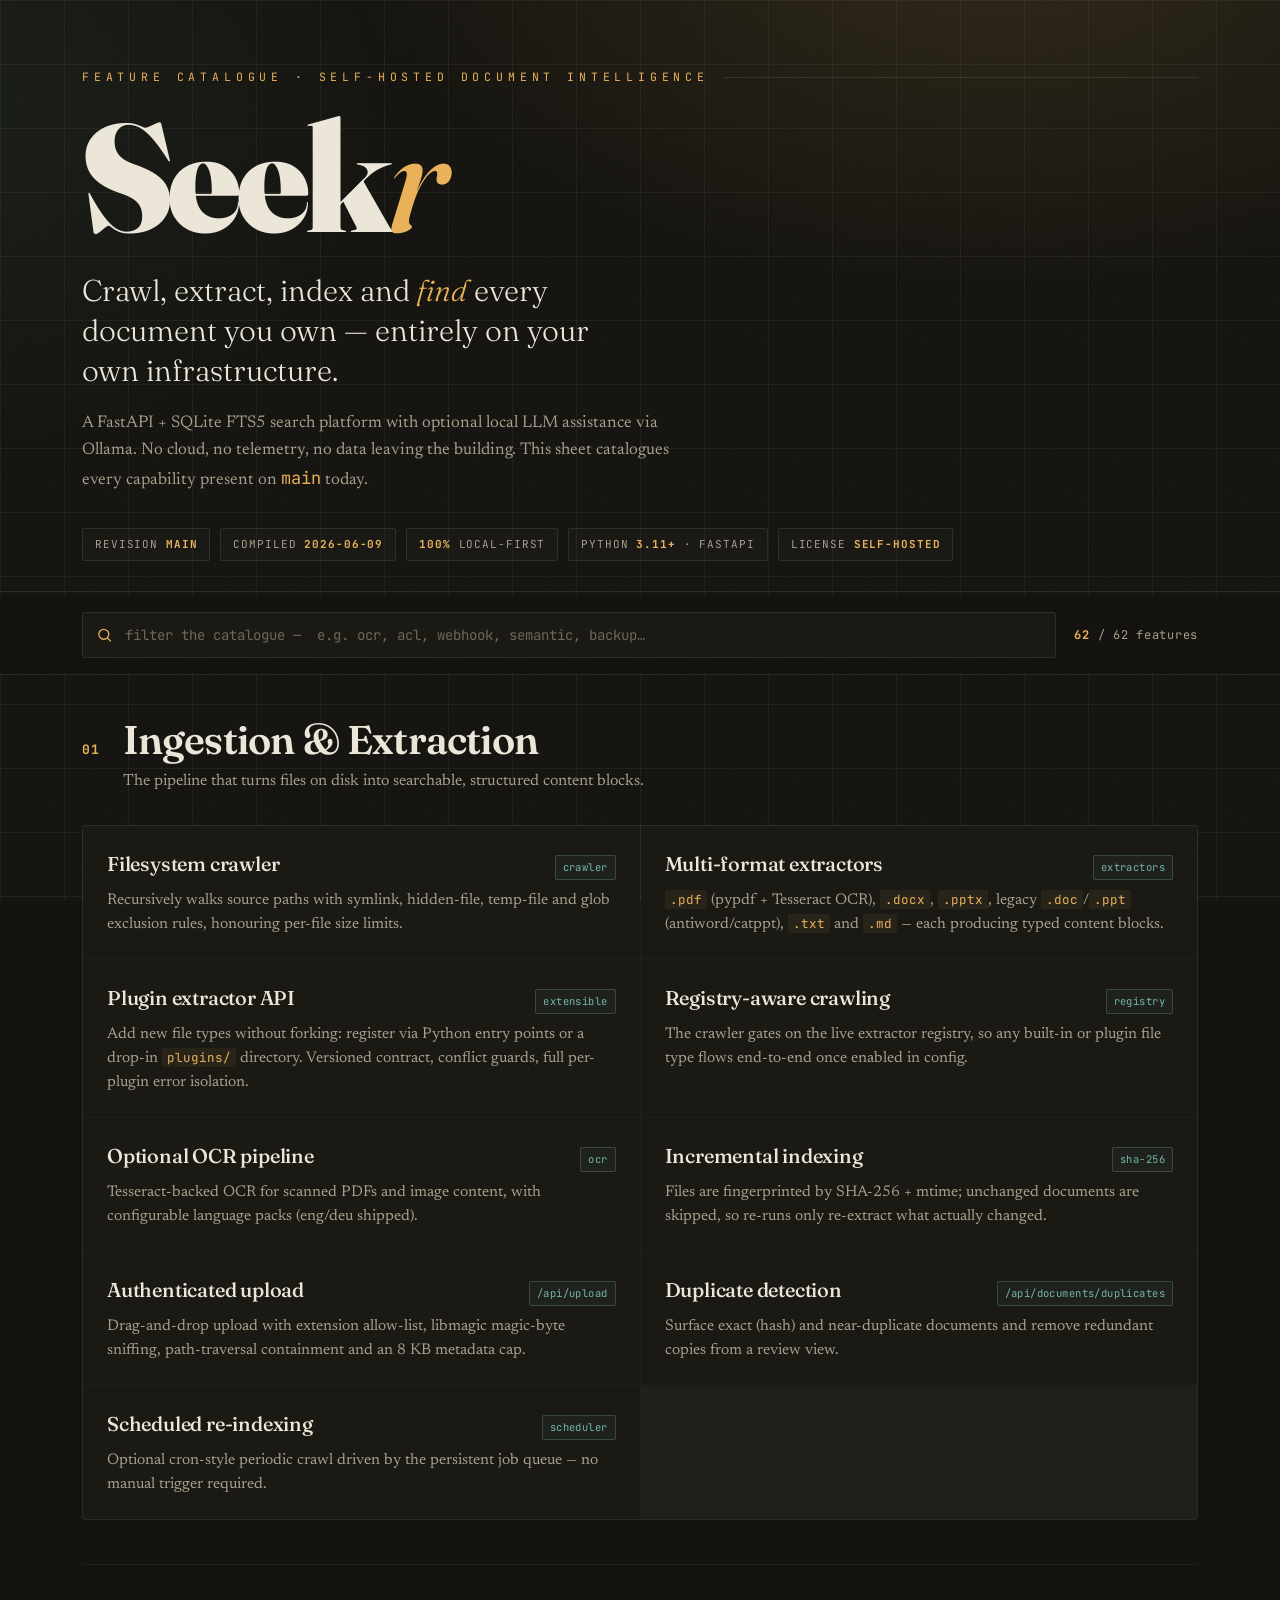
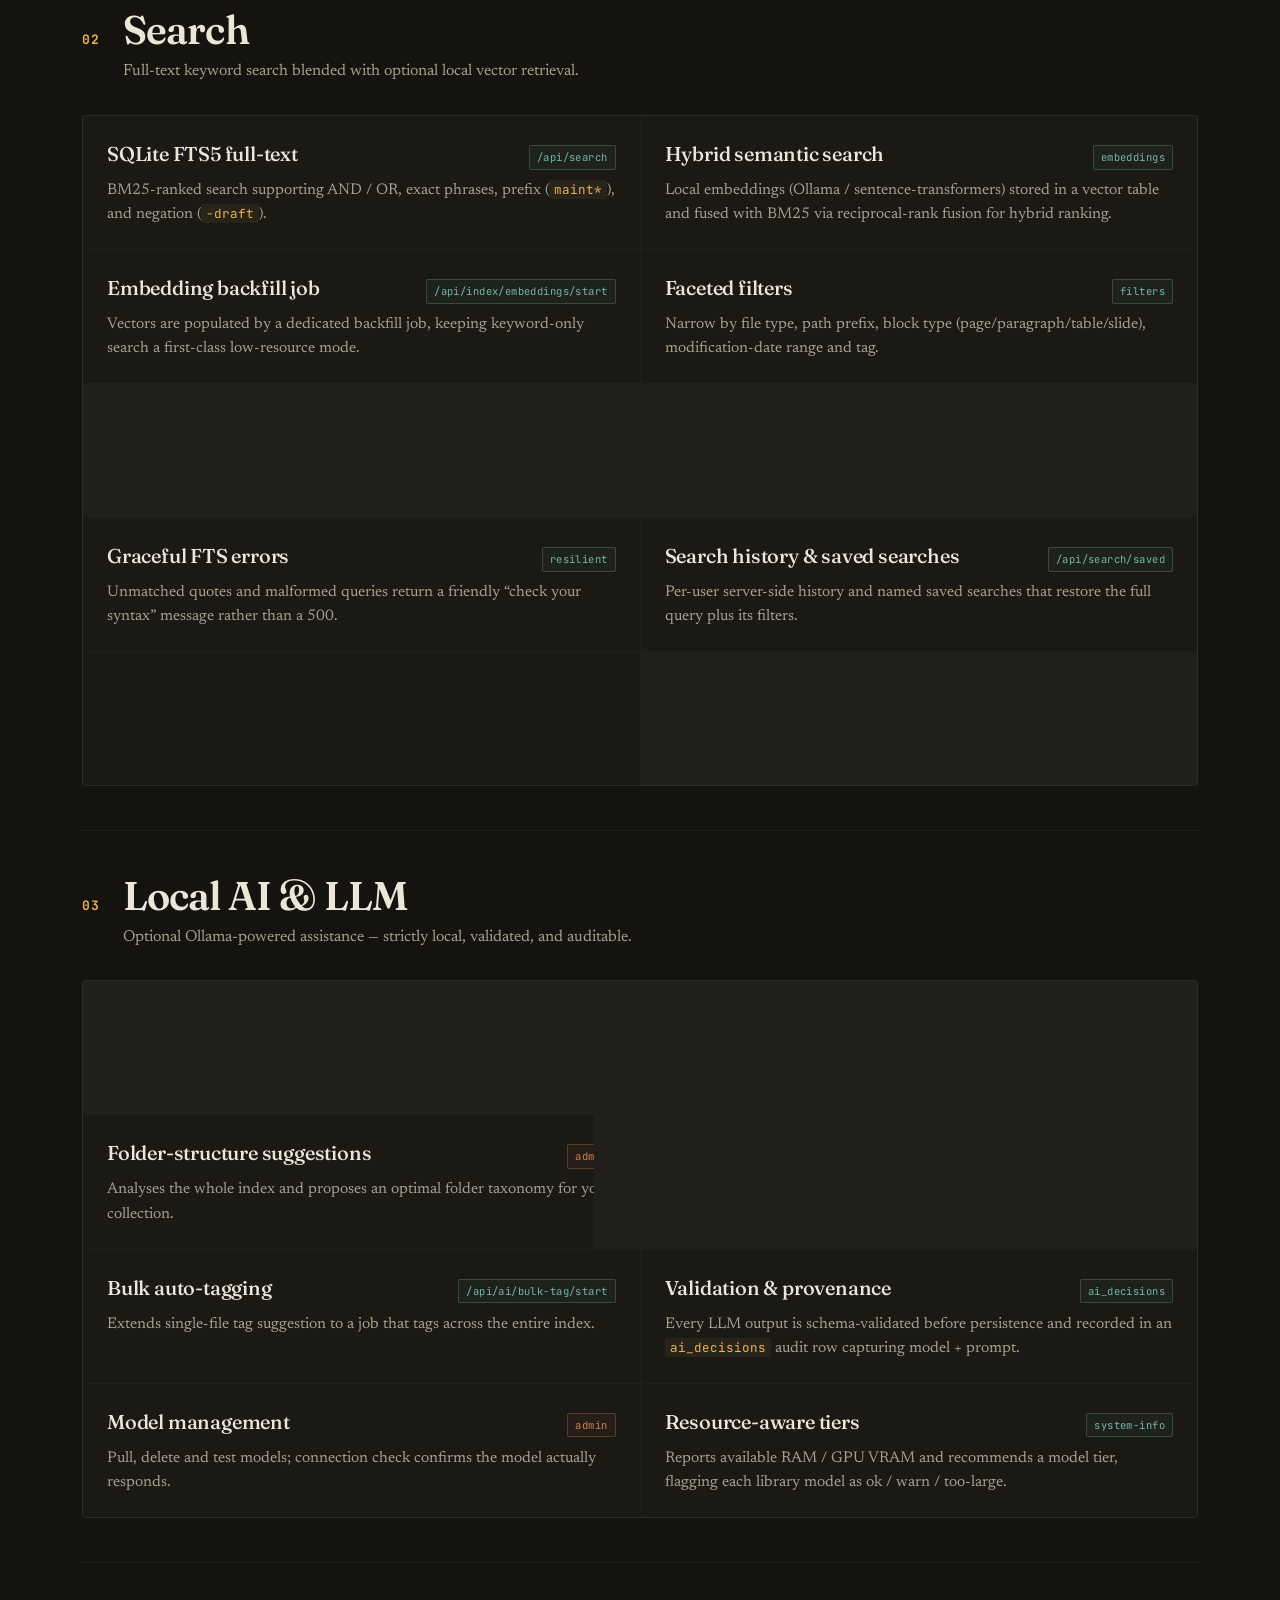
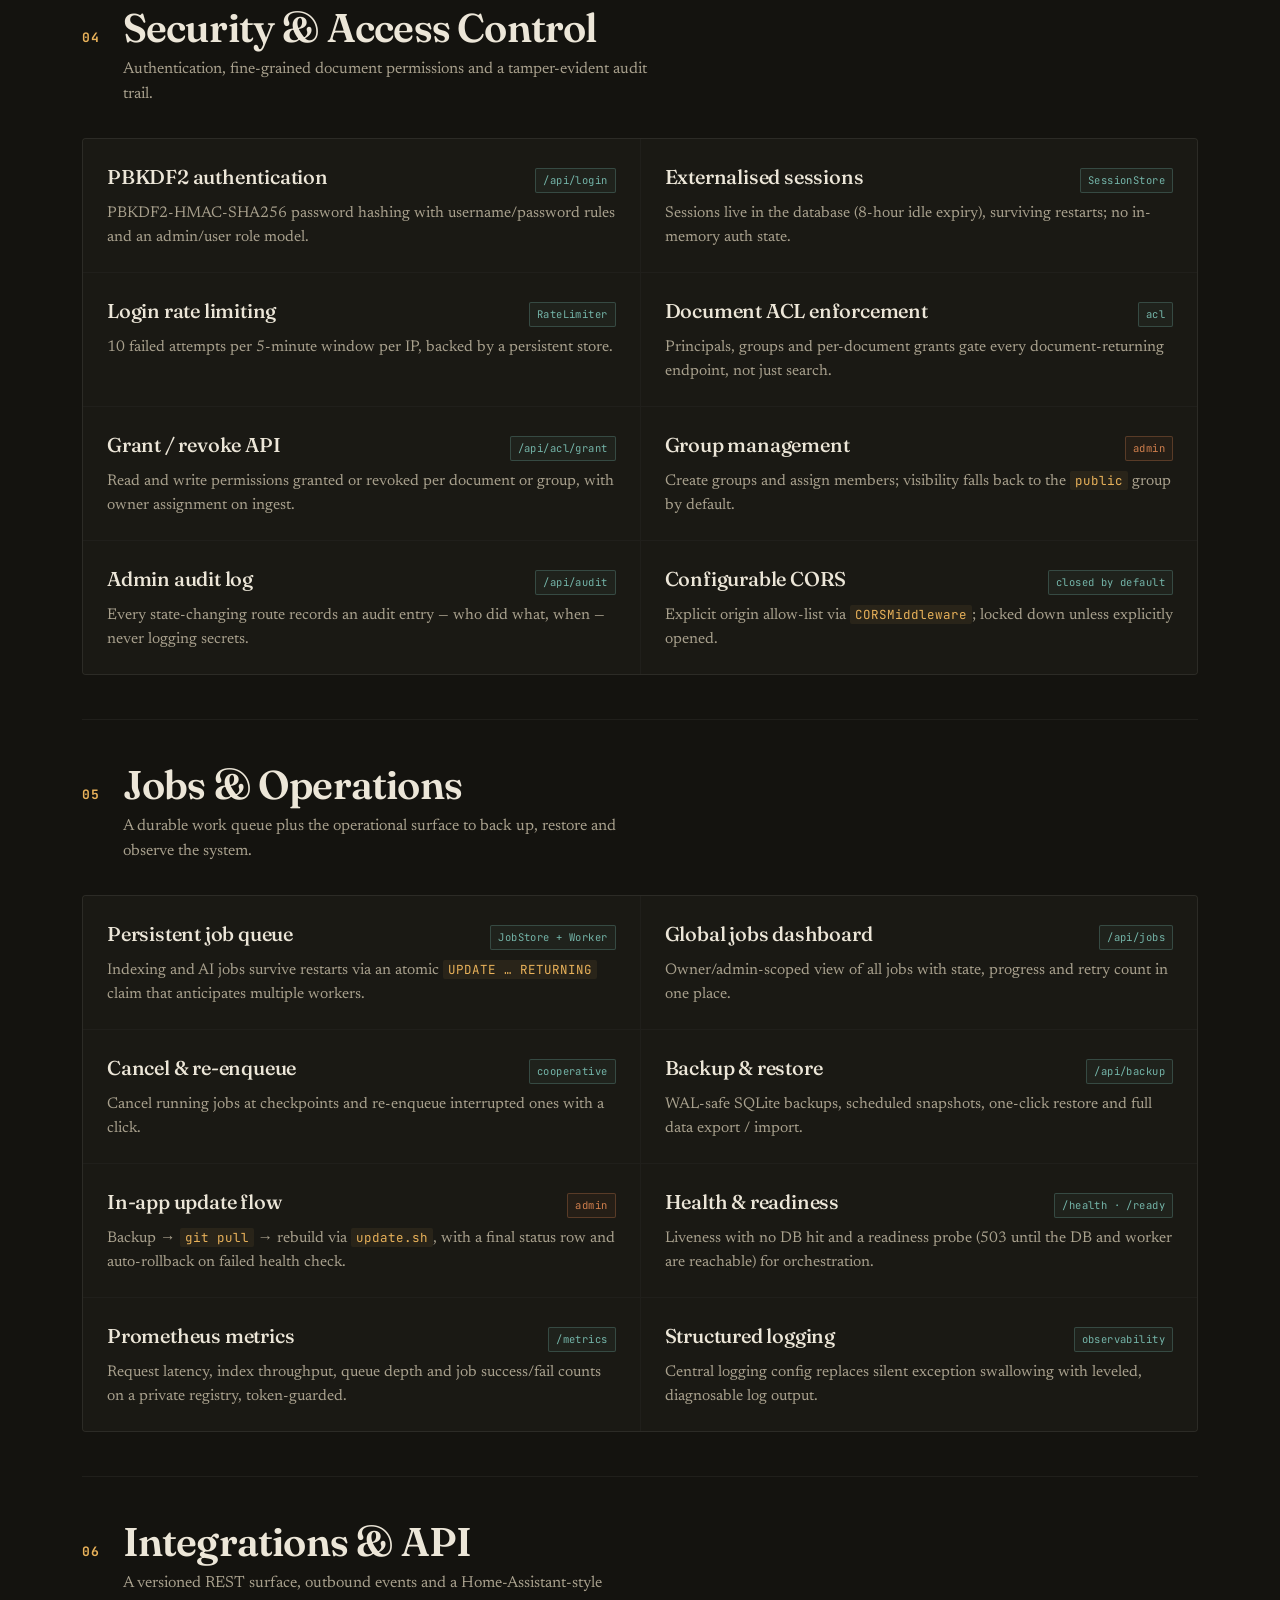
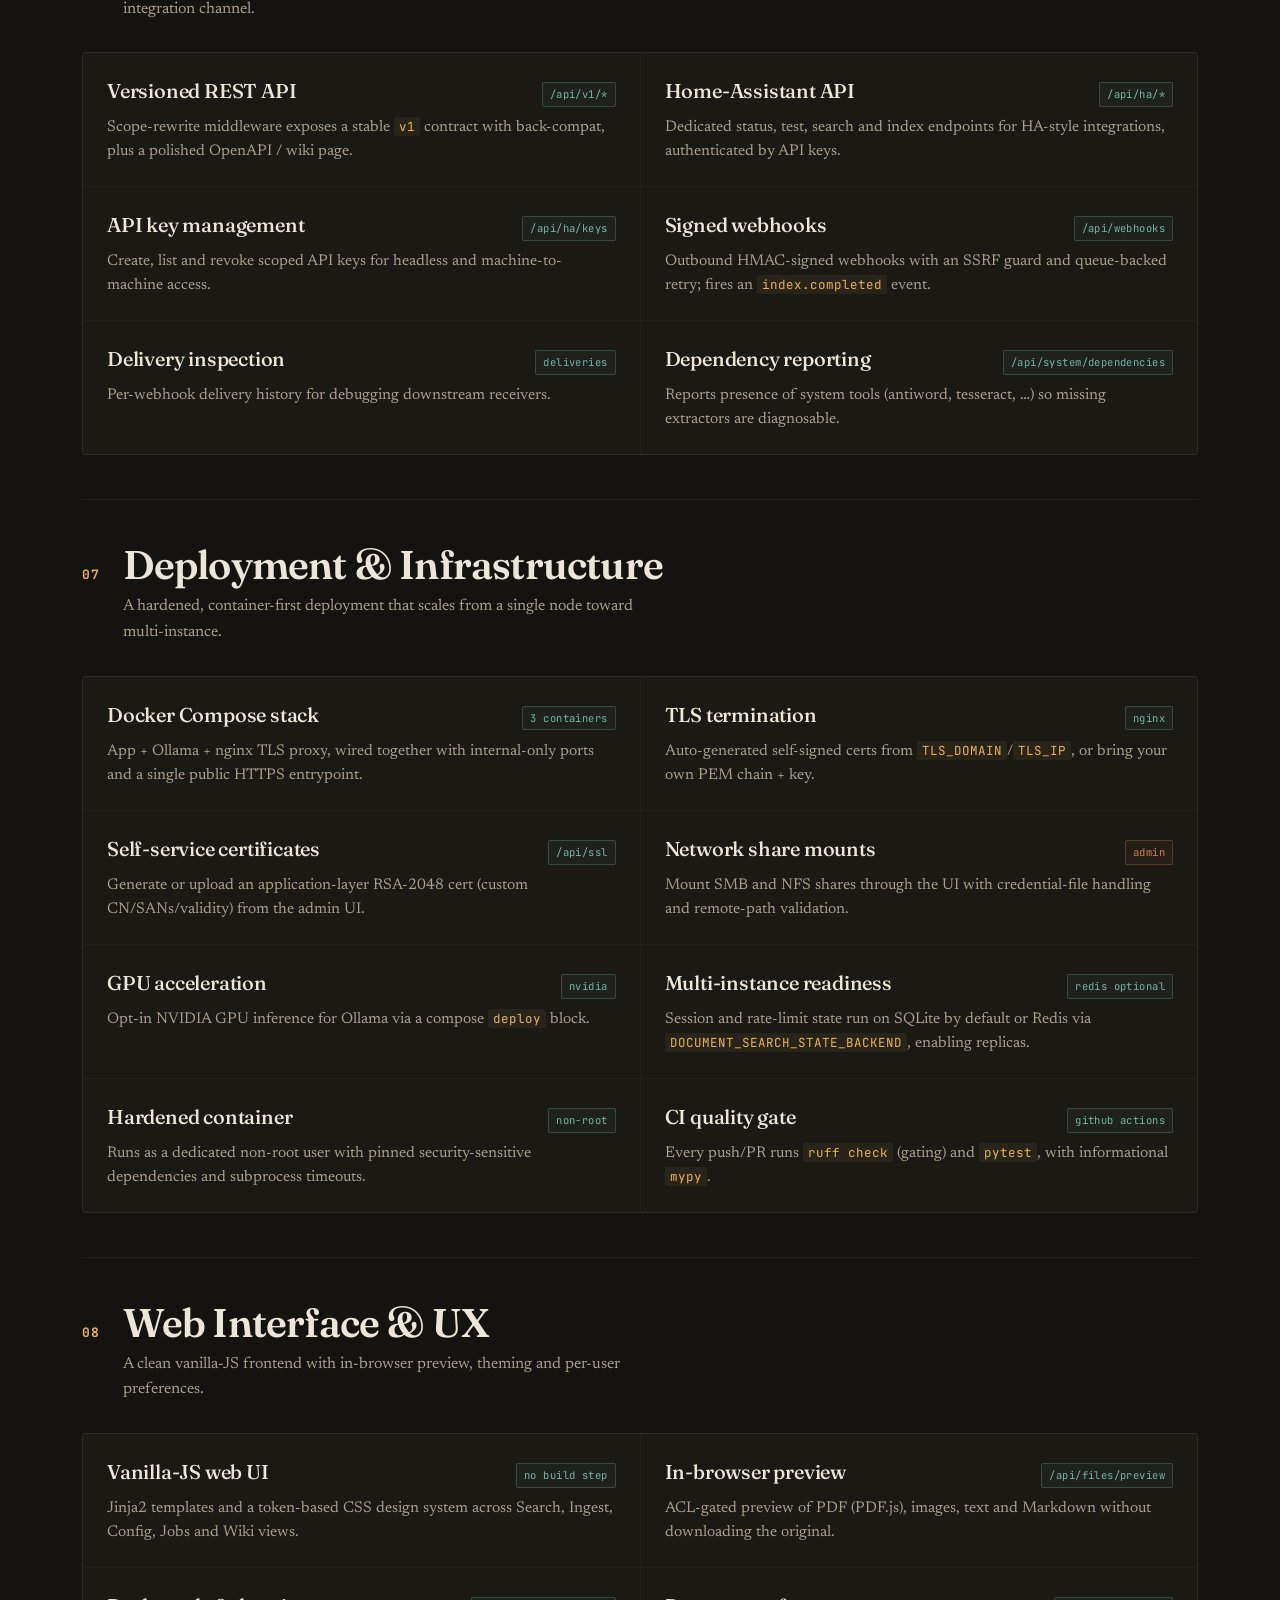
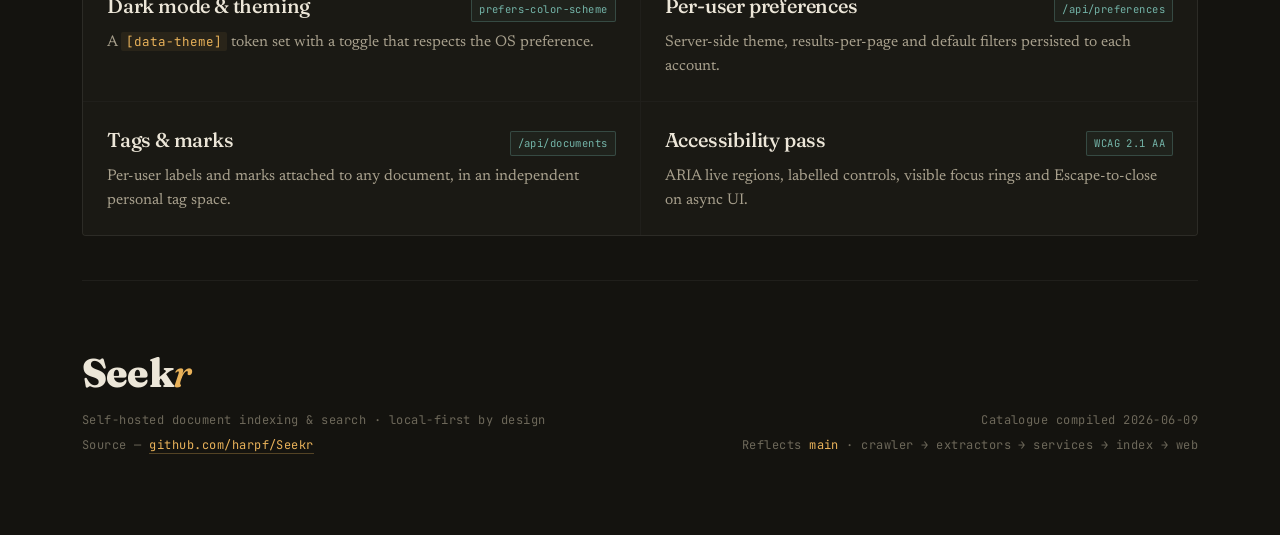
<file: docs/FEATURES.html>
<!DOCTYPE html>
<html lang="en">
<head>
<meta charset="UTF-8" />
<meta name="viewport" content="width=device-width, initial-scale=1.0" />
<title>Seekr — Feature Catalogue</title>
<meta name="description" content="A complete catalogue of features in Seekr, the self-hosted document indexing and search system." />
<link rel="preconnect" href="https://fonts.googleapis.com" />
<link rel="preconnect" href="https://fonts.gstatic.com" crossorigin />
<link href="https://fonts.googleapis.com/css2?family=Fraunces:opsz,wght@9..144,300;9..144,400;9..144,500;9..144,600;9..144,800;9..144,900&family=Newsreader:ital,opsz,wght@0,6..72,300;0,6..72,400;0,6..72,500;1,6..72,400&family=JetBrains+Mono:wght@400;500;700&display=swap" rel="stylesheet" />
<style>
  :root {
    --bg:        #14130f;
    --bg-2:      #1a1914;
    --bg-3:      #201e18;
    --ink:       #ece6d8;
    --ink-dim:   #a8a08d;
    --ink-faint: #6d685a;
    --line:      rgba(236, 230, 216, 0.10);
    --line-soft: rgba(236, 230, 216, 0.06);
    --amber:     #e9b25a;
    --amber-deep:#c8903a;
    --teal:      #74b5a9;
    --rust:      #d07f4d;
    --maxw:      1180px;
    --serif:     'Newsreader', Georgia, serif;
    --display:   'Fraunces', Georgia, serif;
    --mono:      'JetBrains Mono', ui-monospace, monospace;
  }

  * { box-sizing: border-box; }

  html { scroll-behavior: smooth; }

  body {
    margin: 0;
    background: var(--bg);
    color: var(--ink);
    font-family: var(--serif);
    font-size: 18px;
    line-height: 1.6;
    -webkit-font-smoothing: antialiased;
    overflow-x: hidden;
  }

  /* Atmosphere: amber glow, faint catalogue grid, grain overlay */
  body::before {
    content: "";
    position: fixed;
    inset: 0;
    z-index: -2;
    background:
      radial-gradient(1100px 620px at 78% -8%, rgba(233, 178, 90, 0.13), transparent 60%),
      radial-gradient(900px 700px at -5% 12%, rgba(116, 181, 169, 0.06), transparent 55%),
      linear-gradient(var(--line-soft) 1px, transparent 1px),
      linear-gradient(90deg, var(--line-soft) 1px, transparent 1px);
    background-size: 100% 100%, 100% 100%, 64px 64px, 64px 64px;
  }
  body::after {
    content: "";
    position: fixed;
    inset: 0;
    z-index: -1;
    pointer-events: none;
    opacity: 0.035;
    background-image: url("data:image/svg+xml,%3Csvg xmlns='http://www.w3.org/2000/svg' width='160' height='160'%3E%3Cfilter id='n'%3E%3CfeTurbulence type='fractalNoise' baseFrequency='0.85' numOctaves='3' stitchTiles='stitch'/%3E%3C/filter%3E%3Crect width='100%25' height='100%25' filter='url(%23n)'/%3E%3C/svg%3E");
  }

  .wrap { max-width: var(--maxw); margin: 0 auto; padding: 0 32px; }

  /* ---------- Masthead ---------- */
  header.masthead {
    padding: 68px 0 30px;
    border-bottom: 1px solid var(--line);
    position: relative;
  }
  .kicker {
    font-family: var(--mono);
    font-size: 11.5px;
    letter-spacing: 0.42em;
    text-transform: uppercase;
    color: var(--amber);
    display: flex;
    align-items: center;
    gap: 14px;
    margin-bottom: 26px;
  }
  .kicker::after {
    content: "";
    flex: 1;
    height: 1px;
    background: var(--line);
  }
  .wordmark {
    display: flex;
    align-items: baseline;
    gap: 22px;
    flex-wrap: wrap;
  }
  .wordmark h1 {
    font-family: var(--display);
    font-optical-sizing: auto;
    font-weight: 900;
    font-size: clamp(64px, 12vw, 168px);
    line-height: 0.84;
    letter-spacing: -0.03em;
    margin: 0;
    color: var(--ink);
  }
  .wordmark h1 .lens {
    color: var(--amber);
    font-style: italic;
    font-weight: 500;
  }
  .lede {
    font-family: var(--display);
    font-weight: 300;
    font-size: clamp(20px, 2.6vw, 30px);
    line-height: 1.32;
    color: var(--ink);
    max-width: 30ch;
    margin: 30px 0 0;
  }
  .lede em { color: var(--amber); font-style: italic; }
  .blurb {
    color: var(--ink-dim);
    max-width: 62ch;
    margin: 20px 0 0;
    font-size: 17px;
  }

  .stamp {
    margin-top: 34px;
    display: flex;
    flex-wrap: wrap;
    gap: 10px;
    align-items: center;
  }
  .chip {
    font-family: var(--mono);
    font-size: 11px;
    letter-spacing: 0.08em;
    text-transform: uppercase;
    color: var(--ink-dim);
    border: 1px solid var(--line);
    border-radius: 2px;
    padding: 7px 12px;
    background: rgba(236, 230, 216, 0.02);
  }
  .chip b { color: var(--amber); font-weight: 700; }

  /* ---------- Filter bar ---------- */
  .controls {
    position: sticky;
    top: 0;
    z-index: 10;
    background: rgba(20, 19, 15, 0.82);
    backdrop-filter: blur(10px);
    border-bottom: 1px solid var(--line);
    margin-top: 4px;
  }
  .controls .wrap {
    display: flex;
    align-items: center;
    gap: 18px;
    padding-top: 16px;
    padding-bottom: 16px;
    flex-wrap: wrap;
  }
  .search {
    position: relative;
    flex: 1;
    min-width: 240px;
  }
  .search svg {
    position: absolute;
    left: 14px;
    top: 50%;
    transform: translateY(-50%);
    width: 17px;
    height: 17px;
    stroke: var(--amber);
    fill: none;
    stroke-width: 1.8;
  }
  #q {
    width: 100%;
    background: var(--bg-2);
    border: 1px solid var(--line);
    border-radius: 3px;
    color: var(--ink);
    font-family: var(--mono);
    font-size: 14px;
    padding: 13px 14px 13px 42px;
    outline: none;
    transition: border-color 0.2s, box-shadow 0.2s;
  }
  #q::placeholder { color: var(--ink-faint); }
  #q:focus {
    border-color: var(--amber-deep);
    box-shadow: 0 0 0 3px rgba(233, 178, 90, 0.12);
  }
  .count {
    font-family: var(--mono);
    font-size: 12px;
    color: var(--ink-dim);
    letter-spacing: 0.06em;
    white-space: nowrap;
  }
  .count b { color: var(--amber); }

  /* ---------- Sections ---------- */
  main { padding: 30px 0 0; }
  .section { padding: 44px 0; border-bottom: 1px solid var(--line-soft); }
  .section.hidden { display: none; }
  .sec-head {
    display: grid;
    grid-template-columns: auto 1fr;
    gap: 22px;
    align-items: baseline;
    margin-bottom: 30px;
  }
  .sec-num {
    font-family: var(--mono);
    font-size: 13px;
    font-weight: 700;
    color: var(--amber);
    letter-spacing: 0.1em;
    padding-top: 8px;
  }
  .sec-title {
    font-family: var(--display);
    font-weight: 600;
    font-size: clamp(26px, 4vw, 40px);
    letter-spacing: -0.02em;
    line-height: 1.05;
    margin: 0;
  }
  .sec-desc {
    color: var(--ink-dim);
    font-size: 16px;
    margin: 8px 0 0;
    max-width: 60ch;
  }

  .feats {
    display: grid;
    grid-template-columns: repeat(2, 1fr);
    gap: 1px;
    background: var(--line-soft);
    border: 1px solid var(--line-soft);
    border-radius: 4px;
    overflow: hidden;
  }
  .feat {
    background: var(--bg-2);
    padding: 22px 24px;
    display: flex;
    flex-direction: column;
    gap: 9px;
    transition: background 0.2s, transform 0.2s;
    position: relative;
  }
  .feat:hover { background: var(--bg-3); }
  .feat.hidden { display: none; }
  .feat-top {
    display: flex;
    align-items: baseline;
    justify-content: space-between;
    gap: 14px;
  }
  .feat h3 {
    font-family: var(--display);
    font-weight: 500;
    font-size: 20px;
    letter-spacing: -0.01em;
    margin: 0;
    color: var(--ink);
  }
  .feat p {
    margin: 0;
    color: var(--ink-dim);
    font-size: 15.5px;
    line-height: 1.55;
  }
  .tag {
    font-family: var(--mono);
    font-size: 10.5px;
    letter-spacing: 0.04em;
    color: var(--teal);
    border: 1px solid rgba(116, 181, 169, 0.28);
    background: rgba(116, 181, 169, 0.06);
    padding: 3px 7px;
    border-radius: 2px;
    white-space: nowrap;
    flex-shrink: 0;
  }
  .tag.adm { color: var(--rust); border-color: rgba(208, 127, 77, 0.30); background: rgba(208, 127, 77, 0.06); }
  .feat code {
    font-family: var(--mono);
    font-size: 12.5px;
    color: var(--amber);
    background: rgba(233, 178, 90, 0.07);
    padding: 1px 5px;
    border-radius: 2px;
  }

  .noresult {
    display: none;
    text-align: center;
    padding: 80px 0;
    color: var(--ink-faint);
    font-family: var(--display);
    font-style: italic;
    font-size: 24px;
  }
  .noresult.show { display: block; }

  /* ---------- Footer ---------- */
  footer {
    padding: 60px 0 80px;
    color: var(--ink-faint);
  }
  .foot-grid {
    display: flex;
    justify-content: space-between;
    align-items: flex-end;
    flex-wrap: wrap;
    gap: 24px;
  }
  footer .mk {
    font-family: var(--display);
    font-weight: 800;
    font-size: 40px;
    color: var(--ink);
    letter-spacing: -0.02em;
  }
  footer .mk span { color: var(--amber); font-style: italic; font-weight: 500; }
  footer p { font-family: var(--mono); font-size: 12px; letter-spacing: 0.04em; margin: 6px 0 0; }
  footer a { color: var(--amber); text-decoration: none; border-bottom: 1px solid rgba(233,178,90,0.3); }

  /* ---------- Reveal animation ---------- */
  @keyframes rise {
    from { opacity: 0; transform: translateY(16px); }
    to   { opacity: 1; transform: translateY(0); }
  }
  .reveal { opacity: 0; animation: rise 0.7s cubic-bezier(0.22, 1, 0.36, 1) forwards; }

  @media (max-width: 760px) {
    .wrap { padding: 0 20px; }
    .feats { grid-template-columns: 1fr; }
    .sec-head { grid-template-columns: 1fr; gap: 6px; }
    body { font-size: 17px; }
  }
  @media (prefers-reduced-motion: reduce) {
    .reveal { animation: none; opacity: 1; }
    html { scroll-behavior: auto; }
  }
</style>
</head>
<body>

<header class="masthead">
  <div class="wrap">
    <div class="kicker reveal" style="animation-delay:.05s">Feature Catalogue · Self-hosted Document Intelligence</div>
    <div class="wordmark reveal" style="animation-delay:.12s">
      <h1>Seek<span class="lens">r</span></h1>
    </div>
    <p class="lede reveal" style="animation-delay:.2s">Crawl, extract, index and <em>find</em> every document you own — entirely on your own infrastructure.</p>
    <p class="blurb reveal" style="animation-delay:.28s">A FastAPI + SQLite&nbsp;FTS5 search platform with optional local LLM assistance via Ollama. No cloud, no telemetry, no data leaving the building. This sheet catalogues every capability present on <code style="font-family:var(--mono);color:var(--amber)">main</code> today.</p>
    <div class="stamp reveal" style="animation-delay:.36s">
      <span class="chip">Revision <b>main</b></span>
      <span class="chip">Compiled <b>2026-06-09</b></span>
      <span class="chip"><b>100%</b> Local-first</span>
      <span class="chip">Python <b>3.11+</b> · FastAPI</span>
      <span class="chip">License <b>Self-hosted</b></span>
    </div>
  </div>
</header>

<div class="controls">
  <div class="wrap">
    <div class="search">
      <svg viewBox="0 0 24 24"><circle cx="11" cy="11" r="7"/><line x1="16.5" y1="16.5" x2="21" y2="21"/></svg>
      <input id="q" type="search" placeholder="filter the catalogue —  e.g. ocr, acl, webhook, semantic, backup…" autocomplete="off" spellcheck="false" />
    </div>
    <div class="count"><b id="shown">0</b> / <span id="total">0</span> features</div>
  </div>
</div>

<main class="wrap">

  <!-- 01 -->
  <section class="section" data-sec>
    <div class="sec-head">
      <div class="sec-num">01</div>
      <div>
        <h2 class="sec-title">Ingestion &amp; Extraction</h2>
        <p class="sec-desc">The pipeline that turns files on disk into searchable, structured content blocks.</p>
      </div>
    </div>
    <div class="feats">
      <article class="feat"><div class="feat-top"><h3>Filesystem crawler</h3><span class="tag">crawler</span></div><p>Recursively walks source paths with symlink, hidden-file, temp-file and glob exclusion rules, honouring per-file size limits.</p></article>
      <article class="feat"><div class="feat-top"><h3>Multi-format extractors</h3><span class="tag">extractors</span></div><p><code>.pdf</code> (pypdf + Tesseract OCR), <code>.docx</code>, <code>.pptx</code>, legacy <code>.doc</code>/<code>.ppt</code> (antiword/catppt), <code>.txt</code> and <code>.md</code> — each producing typed content blocks.</p></article>
      <article class="feat"><div class="feat-top"><h3>Plugin extractor API</h3><span class="tag">extensible</span></div><p>Add new file types without forking: register via Python entry points or a drop-in <code>plugins/</code> directory. Versioned contract, conflict guards, full per-plugin error isolation.</p></article>
      <article class="feat"><div class="feat-top"><h3>Registry-aware crawling</h3><span class="tag">registry</span></div><p>The crawler gates on the live extractor registry, so any built-in or plugin file type flows end-to-end once enabled in config.</p></article>
      <article class="feat"><div class="feat-top"><h3>Optional OCR pipeline</h3><span class="tag">ocr</span></div><p>Tesseract-backed OCR for scanned PDFs and image content, with configurable language packs (eng/deu shipped).</p></article>
      <article class="feat"><div class="feat-top"><h3>Incremental indexing</h3><span class="tag">sha-256</span></div><p>Files are fingerprinted by SHA-256 + mtime; unchanged documents are skipped, so re-runs only re-extract what actually changed.</p></article>
      <article class="feat"><div class="feat-top"><h3>Authenticated upload</h3><span class="tag">/api/upload</span></div><p>Drag-and-drop upload with extension allow-list, libmagic magic-byte sniffing, path-traversal containment and an 8&nbsp;KB metadata cap.</p></article>
      <article class="feat"><div class="feat-top"><h3>Duplicate detection</h3><span class="tag">/api/documents/duplicates</span></div><p>Surface exact (hash) and near-duplicate documents and remove redundant copies from a review view.</p></article>
      <article class="feat"><div class="feat-top"><h3>Scheduled re-indexing</h3><span class="tag">scheduler</span></div><p>Optional cron-style periodic crawl driven by the persistent job queue — no manual trigger required.</p></article>
    </div>
  </section>

  <!-- 02 -->
  <section class="section" data-sec>
    <div class="sec-head">
      <div class="sec-num">02</div>
      <div>
        <h2 class="sec-title">Search</h2>
        <p class="sec-desc">Full-text keyword search blended with optional local vector retrieval.</p>
      </div>
    </div>
    <div class="feats">
      <article class="feat"><div class="feat-top"><h3>SQLite FTS5 full-text</h3><span class="tag">/api/search</span></div><p>BM25-ranked search supporting AND / OR, exact phrases, prefix (<code>maint*</code>), and negation (<code>-draft</code>).</p></article>
      <article class="feat"><div class="feat-top"><h3>Hybrid semantic search</h3><span class="tag">embeddings</span></div><p>Local embeddings (Ollama / sentence-transformers) stored in a vector table and fused with BM25 via reciprocal-rank fusion for hybrid ranking.</p></article>
      <article class="feat"><div class="feat-top"><h3>Embedding backfill job</h3><span class="tag">/api/index/embeddings/start</span></div><p>Vectors are populated by a dedicated backfill job, keeping keyword-only search a first-class low-resource mode.</p></article>
      <article class="feat"><div class="feat-top"><h3>Faceted filters</h3><span class="tag">filters</span></div><p>Narrow by file type, path prefix, block type (page/paragraph/table/slide), modification-date range and tag.</p></article>
      <article class="feat"><div class="feat-top"><h3>Snippet highlighting</h3><span class="tag">highlight</span></div><p>Matched terms are highlighted in context-aware snippets with source and metadata shown per result.</p></article>
      <article class="feat"><div class="feat-top"><h3>Result pagination</h3><span class="tag">limit/offset</span></div><p>Offset paging with a “load more” flow instead of a hard result cap.</p></article>
      <article class="feat"><div class="feat-top"><h3>Graceful FTS errors</h3><span class="tag">resilient</span></div><p>Unmatched quotes and malformed queries return a friendly “check your syntax” message rather than a 500.</p></article>
      <article class="feat"><div class="feat-top"><h3>Search history &amp; saved searches</h3><span class="tag">/api/search/saved</span></div><p>Per-user server-side history and named saved searches that restore the full query plus its filters.</p></article>
      <article class="feat"><div class="feat-top"><h3>Browsable tag cloud</h3><span class="tag">tags</span></div><p>A clickable tag cloud above results filters the index instantly by any label you have applied.</p></article>
    </div>
  </section>

  <!-- 03 -->
  <section class="section" data-sec>
    <div class="sec-head">
      <div class="sec-num">03</div>
      <div>
        <h2 class="sec-title">Local AI &amp; LLM</h2>
        <p class="sec-desc">Optional Ollama-powered assistance — strictly local, validated, and auditable.</p>
      </div>
    </div>
    <div class="feats">
      <article class="feat"><div class="feat-top"><h3>AI filing suggestions</h3><span class="tag">all users</span></div><p>After upload, the model proposes a destination folder, tags and reasoning; apply to move &amp; re-index, or dismiss.</p></article>
      <article class="feat"><div class="feat-top"><h3>RAG summarisation</h3><span class="tag">/api/ai/summarize</span></div><p>Summarise the top results with citations back to source blocks — synchronous and ACL-inheriting.</p></article>
      <article class="feat"><div class="feat-top"><h3>Folder-structure suggestions</h3><span class="tag adm">admin</span></div><p>Analyses the whole index and proposes an optimal folder taxonomy for your collection.</p></article>
      <article class="feat"><div class="feat-top"><h3>AI reorganizer</h3><span class="tag adm">admin</span></div><p>Batch-analyses documents and proposes bulk moves, run as a tracked background job.</p></article>
      <article class="feat"><div class="feat-top"><h3>Bulk auto-tagging</h3><span class="tag">/api/ai/bulk-tag/start</span></div><p>Extends single-file tag suggestion to a job that tags across the entire index.</p></article>
      <article class="feat"><div class="feat-top"><h3>Validation &amp; provenance</h3><span class="tag">ai_decisions</span></div><p>Every LLM output is schema-validated before persistence and recorded in an <code>ai_decisions</code> audit row capturing model + prompt.</p></article>
      <article class="feat"><div class="feat-top"><h3>Model management</h3><span class="tag adm">admin</span></div><p>Pull, delete and test models; connection check confirms the model actually responds.</p></article>
      <article class="feat"><div class="feat-top"><h3>Resource-aware tiers</h3><span class="tag">system-info</span></div><p>Reports available RAM / GPU VRAM and recommends a model tier, flagging each library model as ok / warn / too-large.</p></article>
    </div>
  </section>

  <!-- 04 -->
  <section class="section" data-sec>
    <div class="sec-head">
      <div class="sec-num">04</div>
      <div>
        <h2 class="sec-title">Security &amp; Access Control</h2>
        <p class="sec-desc">Authentication, fine-grained document permissions and a tamper-evident audit trail.</p>
      </div>
    </div>
    <div class="feats">
      <article class="feat"><div class="feat-top"><h3>PBKDF2 authentication</h3><span class="tag">/api/login</span></div><p>PBKDF2-HMAC-SHA256 password hashing with username/password rules and an admin/user role model.</p></article>
      <article class="feat"><div class="feat-top"><h3>Externalised sessions</h3><span class="tag">SessionStore</span></div><p>Sessions live in the database (8-hour idle expiry), surviving restarts; no in-memory auth state.</p></article>
      <article class="feat"><div class="feat-top"><h3>Login rate limiting</h3><span class="tag">RateLimiter</span></div><p>10 failed attempts per 5-minute window per IP, backed by a persistent store.</p></article>
      <article class="feat"><div class="feat-top"><h3>Document ACL enforcement</h3><span class="tag">acl</span></div><p>Principals, groups and per-document grants gate every document-returning endpoint, not just search.</p></article>
      <article class="feat"><div class="feat-top"><h3>Grant / revoke API</h3><span class="tag">/api/acl/grant</span></div><p>Read and write permissions granted or revoked per document or group, with owner assignment on ingest.</p></article>
      <article class="feat"><div class="feat-top"><h3>Group management</h3><span class="tag adm">admin</span></div><p>Create groups and assign members; visibility falls back to the <code>public</code> group by default.</p></article>
      <article class="feat"><div class="feat-top"><h3>Admin audit log</h3><span class="tag">/api/audit</span></div><p>Every state-changing route records an audit entry — who did what, when — never logging secrets.</p></article>
      <article class="feat"><div class="feat-top"><h3>Configurable CORS</h3><span class="tag">closed by default</span></div><p>Explicit origin allow-list via <code>CORSMiddleware</code>; locked down unless explicitly opened.</p></article>
    </div>
  </section>

  <!-- 05 -->
  <section class="section" data-sec>
    <div class="sec-head">
      <div class="sec-num">05</div>
      <div>
        <h2 class="sec-title">Jobs &amp; Operations</h2>
        <p class="sec-desc">A durable work queue plus the operational surface to back up, restore and observe the system.</p>
      </div>
    </div>
    <div class="feats">
      <article class="feat"><div class="feat-top"><h3>Persistent job queue</h3><span class="tag">JobStore + Worker</span></div><p>Indexing and AI jobs survive restarts via an atomic <code>UPDATE … RETURNING</code> claim that anticipates multiple workers.</p></article>
      <article class="feat"><div class="feat-top"><h3>Global jobs dashboard</h3><span class="tag">/api/jobs</span></div><p>Owner/admin-scoped view of all jobs with state, progress and retry count in one place.</p></article>
      <article class="feat"><div class="feat-top"><h3>Cancel &amp; re-enqueue</h3><span class="tag">cooperative</span></div><p>Cancel running jobs at checkpoints and re-enqueue interrupted ones with a click.</p></article>
      <article class="feat"><div class="feat-top"><h3>Backup &amp; restore</h3><span class="tag">/api/backup</span></div><p>WAL-safe SQLite backups, scheduled snapshots, one-click restore and full data export / import.</p></article>
      <article class="feat"><div class="feat-top"><h3>In-app update flow</h3><span class="tag adm">admin</span></div><p>Backup → <code>git pull</code> → rebuild via <code>update.sh</code>, with a final status row and auto-rollback on failed health check.</p></article>
      <article class="feat"><div class="feat-top"><h3>Health &amp; readiness</h3><span class="tag">/health · /ready</span></div><p>Liveness with no DB hit and a readiness probe (503 until the DB and worker are reachable) for orchestration.</p></article>
      <article class="feat"><div class="feat-top"><h3>Prometheus metrics</h3><span class="tag">/metrics</span></div><p>Request latency, index throughput, queue depth and job success/fail counts on a private registry, token-guarded.</p></article>
      <article class="feat"><div class="feat-top"><h3>Structured logging</h3><span class="tag">observability</span></div><p>Central logging config replaces silent exception swallowing with leveled, diagnosable log output.</p></article>
    </div>
  </section>

  <!-- 06 -->
  <section class="section" data-sec>
    <div class="sec-head">
      <div class="sec-num">06</div>
      <div>
        <h2 class="sec-title">Integrations &amp; API</h2>
        <p class="sec-desc">A versioned REST surface, outbound events and a Home-Assistant-style integration channel.</p>
      </div>
    </div>
    <div class="feats">
      <article class="feat"><div class="feat-top"><h3>Versioned REST API</h3><span class="tag">/api/v1/*</span></div><p>Scope-rewrite middleware exposes a stable <code>v1</code> contract with back-compat, plus a polished OpenAPI / wiki page.</p></article>
      <article class="feat"><div class="feat-top"><h3>Home-Assistant API</h3><span class="tag">/api/ha/*</span></div><p>Dedicated status, test, search and index endpoints for HA-style integrations, authenticated by API keys.</p></article>
      <article class="feat"><div class="feat-top"><h3>API key management</h3><span class="tag">/api/ha/keys</span></div><p>Create, list and revoke scoped API keys for headless and machine-to-machine access.</p></article>
      <article class="feat"><div class="feat-top"><h3>Signed webhooks</h3><span class="tag">/api/webhooks</span></div><p>Outbound HMAC-signed webhooks with an SSRF guard and queue-backed retry; fires an <code>index.completed</code> event.</p></article>
      <article class="feat"><div class="feat-top"><h3>Delivery inspection</h3><span class="tag">deliveries</span></div><p>Per-webhook delivery history for debugging downstream receivers.</p></article>
      <article class="feat"><div class="feat-top"><h3>Dependency reporting</h3><span class="tag">/api/system/dependencies</span></div><p>Reports presence of system tools (antiword, tesseract, …) so missing extractors are diagnosable.</p></article>
    </div>
  </section>

  <!-- 07 -->
  <section class="section" data-sec>
    <div class="sec-head">
      <div class="sec-num">07</div>
      <div>
        <h2 class="sec-title">Deployment &amp; Infrastructure</h2>
        <p class="sec-desc">A hardened, container-first deployment that scales from a single node toward multi-instance.</p>
      </div>
    </div>
    <div class="feats">
      <article class="feat"><div class="feat-top"><h3>Docker Compose stack</h3><span class="tag">3 containers</span></div><p>App + Ollama + nginx TLS proxy, wired together with internal-only ports and a single public HTTPS entrypoint.</p></article>
      <article class="feat"><div class="feat-top"><h3>TLS termination</h3><span class="tag">nginx</span></div><p>Auto-generated self-signed certs from <code>TLS_DOMAIN</code>/<code>TLS_IP</code>, or bring your own PEM chain + key.</p></article>
      <article class="feat"><div class="feat-top"><h3>Self-service certificates</h3><span class="tag">/api/ssl</span></div><p>Generate or upload an application-layer RSA-2048 cert (custom CN/SANs/validity) from the admin UI.</p></article>
      <article class="feat"><div class="feat-top"><h3>Network share mounts</h3><span class="tag adm">admin</span></div><p>Mount SMB and NFS shares through the UI with credential-file handling and remote-path validation.</p></article>
      <article class="feat"><div class="feat-top"><h3>GPU acceleration</h3><span class="tag">nvidia</span></div><p>Opt-in NVIDIA GPU inference for Ollama via a compose <code>deploy</code> block.</p></article>
      <article class="feat"><div class="feat-top"><h3>Multi-instance readiness</h3><span class="tag">redis optional</span></div><p>Session and rate-limit state run on SQLite by default or Redis via <code>DOCUMENT_SEARCH_STATE_BACKEND</code>, enabling replicas.</p></article>
      <article class="feat"><div class="feat-top"><h3>Hardened container</h3><span class="tag">non-root</span></div><p>Runs as a dedicated non-root user with pinned security-sensitive dependencies and subprocess timeouts.</p></article>
      <article class="feat"><div class="feat-top"><h3>CI quality gate</h3><span class="tag">github actions</span></div><p>Every push/PR runs <code>ruff check</code> (gating) and <code>pytest</code>, with informational <code>mypy</code>.</p></article>
    </div>
  </section>

  <!-- 08 -->
  <section class="section" data-sec>
    <div class="sec-head">
      <div class="sec-num">08</div>
      <div>
        <h2 class="sec-title">Web Interface &amp; UX</h2>
        <p class="sec-desc">A clean vanilla-JS frontend with in-browser preview, theming and per-user preferences.</p>
      </div>
    </div>
    <div class="feats">
      <article class="feat"><div class="feat-top"><h3>Vanilla-JS web UI</h3><span class="tag">no build step</span></div><p>Jinja2 templates and a token-based CSS design system across Search, Ingest, Config, Jobs and Wiki views.</p></article>
      <article class="feat"><div class="feat-top"><h3>In-browser preview</h3><span class="tag">/api/files/preview</span></div><p>ACL-gated preview of PDF (PDF.js), images, text and Markdown without downloading the original.</p></article>
      <article class="feat"><div class="feat-top"><h3>Dark mode &amp; theming</h3><span class="tag">prefers-color-scheme</span></div><p>A <code>[data-theme]</code> token set with a toggle that respects the OS preference.</p></article>
      <article class="feat"><div class="feat-top"><h3>Per-user preferences</h3><span class="tag">/api/preferences</span></div><p>Server-side theme, results-per-page and default filters persisted to each account.</p></article>
      <article class="feat"><div class="feat-top"><h3>Tags &amp; marks</h3><span class="tag">/api/documents</span></div><p>Per-user labels and marks attached to any document, in an independent personal tag space.</p></article>
      <article class="feat"><div class="feat-top"><h3>Accessibility pass</h3><span class="tag">WCAG 2.1 AA</span></div><p>ARIA live regions, labelled controls, visible focus rings and Escape-to-close on async UI.</p></article>
    </div>
  </section>

  <div class="noresult" id="noresult">Nothing in the catalogue matches that.</div>

</main>

<footer>
  <div class="wrap">
    <div class="foot-grid">
      <div>
        <div class="mk">Seek<span>r</span></div>
        <p>Self-hosted document indexing &amp; search · local-first by design</p>
        <p>Source — <a href="https://github.com/harpf/Seekr">github.com/harpf/Seekr</a></p>
      </div>
      <div style="text-align:right">
        <p>Catalogue compiled 2026-06-09</p>
        <p>Reflects <code style="font-family:var(--mono);color:var(--amber)">main</code> · crawler → extractors → services → index → web</p>
      </div>
    </div>
  </div>
</footer>

<script>
  (function () {
    var feats = Array.prototype.slice.call(document.querySelectorAll('.feat'));
    var sections = Array.prototype.slice.call(document.querySelectorAll('[data-sec]'));
    var q = document.getElementById('q');
    var shown = document.getElementById('shown');
    var totalEl = document.getElementById('total');
    var noresult = document.getElementById('noresult');

    // Index searchable text for each feature once.
    feats.forEach(function (f) { f.dataset.text = f.textContent.toLowerCase(); });
    totalEl.textContent = feats.length;
    shown.textContent = feats.length;

    function apply() {
      var term = q.value.trim().toLowerCase();
      var visible = 0;
      feats.forEach(function (f) {
        var hit = !term || f.dataset.text.indexOf(term) !== -1;
        f.classList.toggle('hidden', !hit);
        if (hit) visible++;
      });
      // Hide a section when all its features are filtered out.
      sections.forEach(function (s) {
        var any = s.querySelectorAll('.feat:not(.hidden)').length > 0;
        s.classList.toggle('hidden', !any);
      });
      shown.textContent = visible;
      noresult.classList.toggle('show', visible === 0);
    }
    q.addEventListener('input', apply);

    // Staggered reveal of sections on scroll into view.
    if ('IntersectionObserver' in window && !matchMedia('(prefers-reduced-motion: reduce)').matches) {
      var io = new IntersectionObserver(function (entries) {
        entries.forEach(function (e) {
          if (e.isIntersecting) {
            e.target.classList.add('reveal');
            io.unobserve(e.target);
          }
        });
      }, { threshold: 0.08 });
      sections.forEach(function (s) { io.observe(s); });
    }
  })();
</script>

</body>
</html>
</file>
